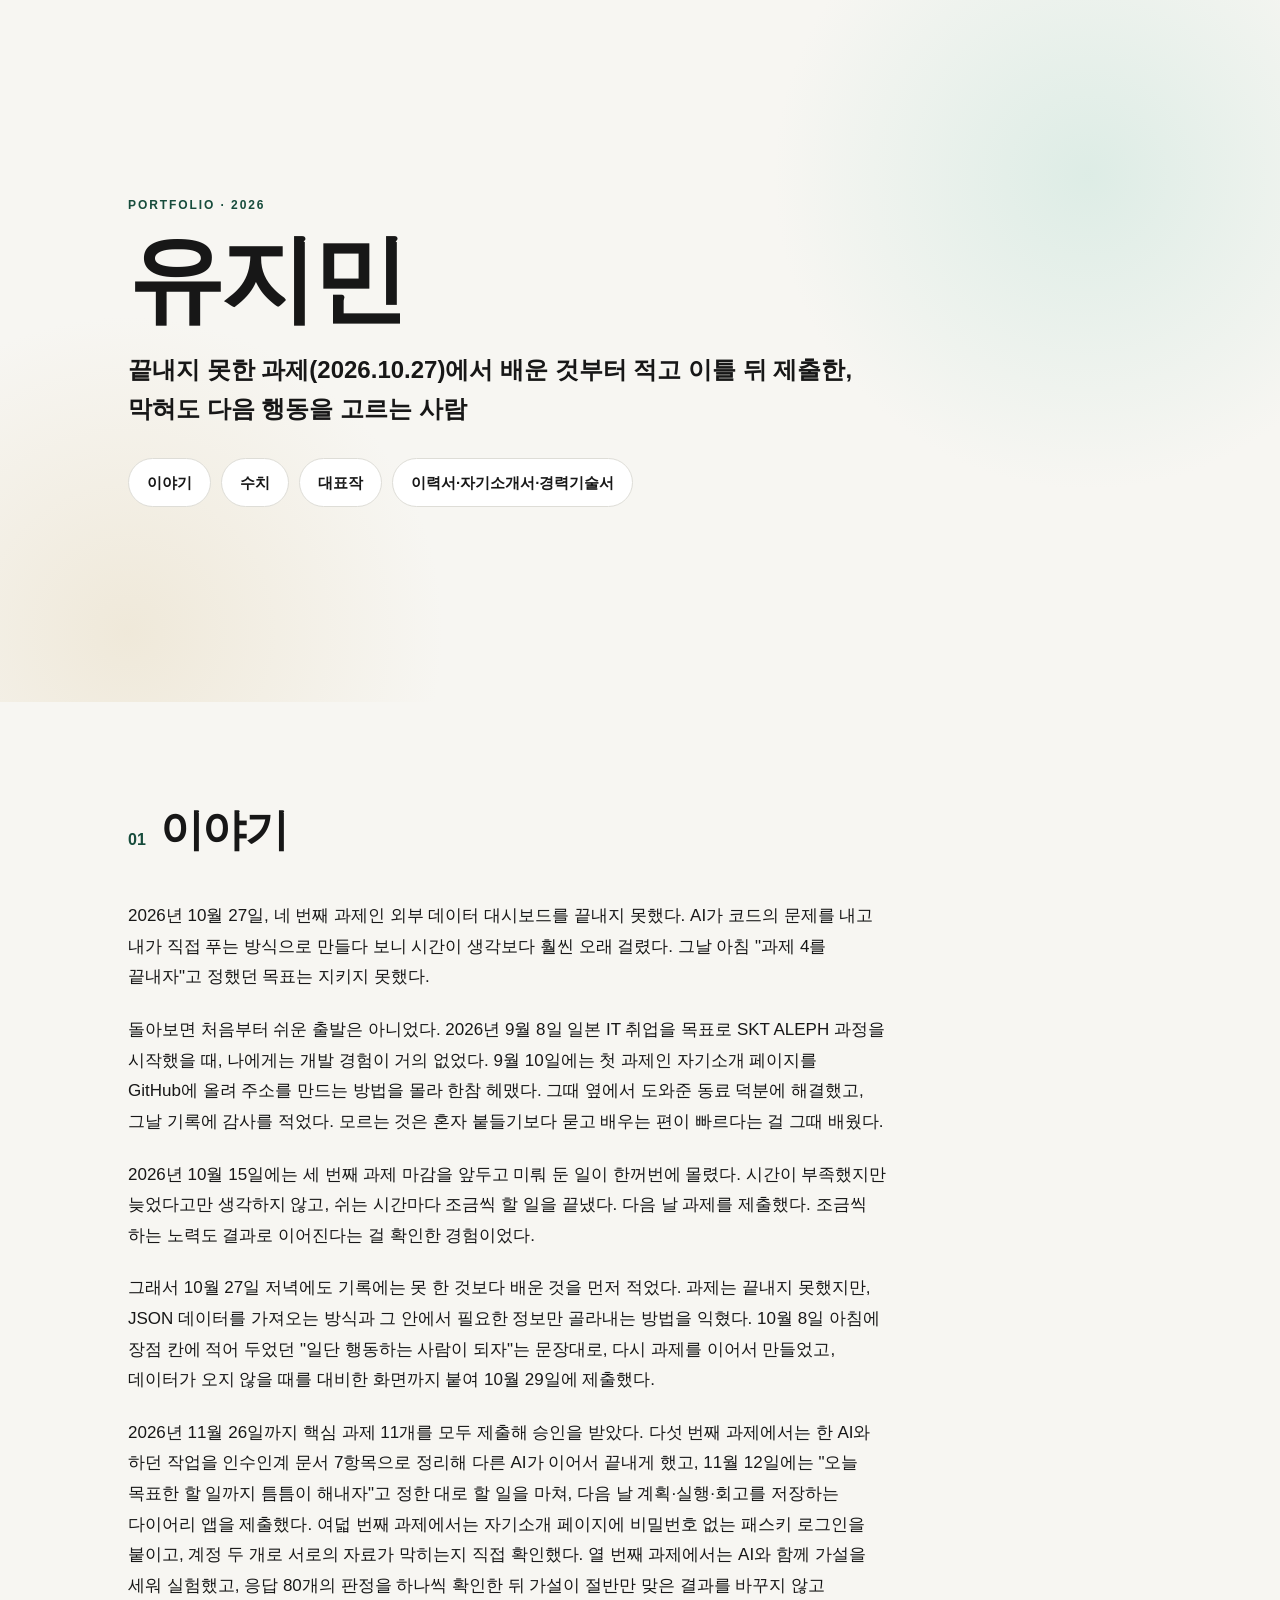
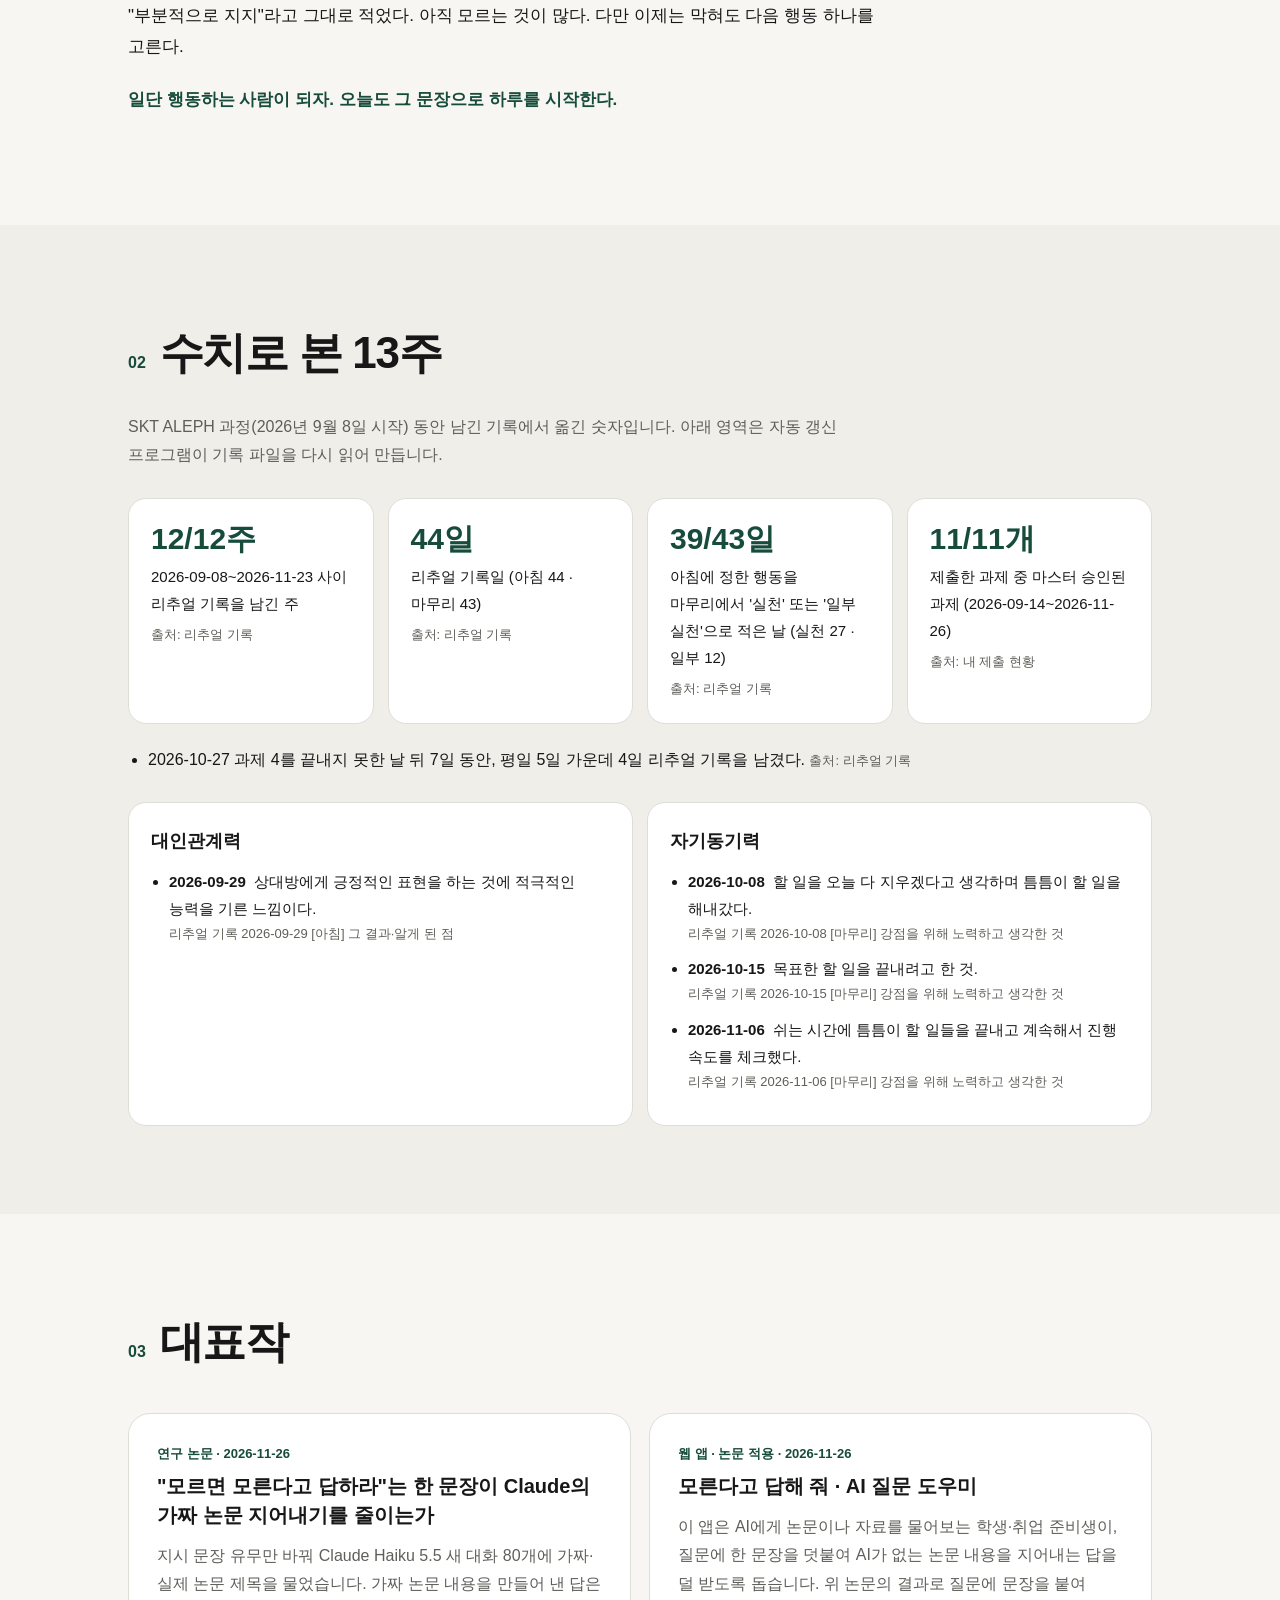
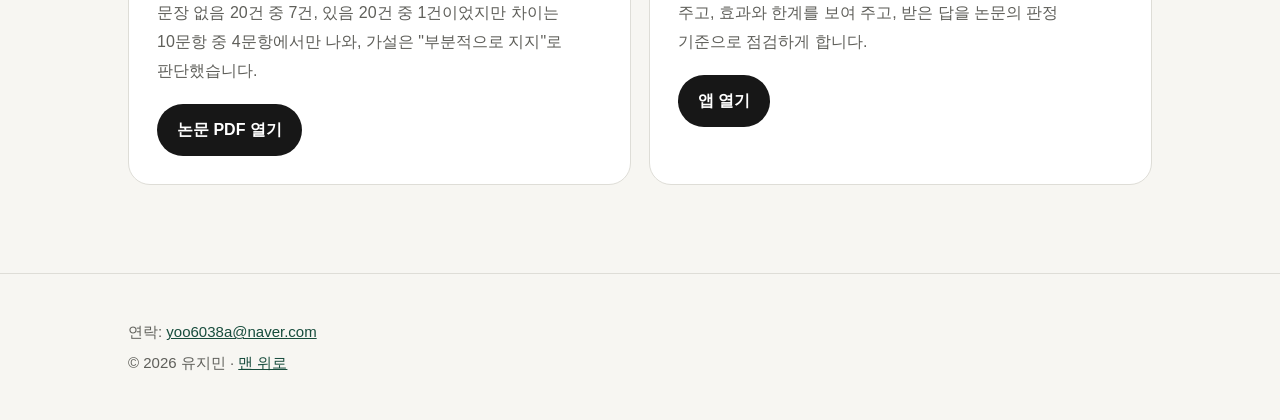
<file: index.html>
<!doctype html>
<html lang="ko">
<head>
<meta charset="utf-8">
<meta name="viewport" content="width=device-width, initial-scale=1">
<title>유지민 · 포트폴리오</title>
<meta name="description" content="일본 IT 취업을 준비하는 유지민의 포트폴리오. 자기소개 이야기, 13주 기록 수치, 대표작.">
<link rel="stylesheet" href="style.css">
</head>
<body>
<header class="hero" id="top">
  <p class="eyebrow">PORTFOLIO · 2026</p>
  <h1>유지민</h1>
  <p class="oneliner">끝내지 못한 과제(2026.10.27)에서 배운 것부터 적고 이틀 뒤 제출한, 막혀도 다음 행동을 고르는 사람</p>
  <nav class="jump" aria-label="바로 가기">
    <a href="#story">이야기</a>
    <a href="#numbers">수치</a>
    <a href="#works">대표작</a>
    <a href="documents/application.html">이력서·자기소개서·경력기술서</a>
  </nav>
</header>

<main>
<section class="section" id="story">
  <div class="section-head"><span>01</span><h2>이야기</h2></div>
  <article class="story">
    <p>2026년 10월 27일, 네 번째 과제인 외부 데이터 대시보드를 끝내지 못했다. AI가 코드의 문제를 내고 내가 직접 푸는 방식으로 만들다 보니 시간이 생각보다 훨씬 오래 걸렸다. 그날 아침 "과제 4를 끝내자"고 정했던 목표는 지키지 못했다.</p>
    <p>돌아보면 처음부터 쉬운 출발은 아니었다. 2026년 9월 8일 일본 IT 취업을 목표로 SKT ALEPH 과정을 시작했을 때, 나에게는 개발 경험이 거의 없었다. 9월 10일에는 첫 과제인 자기소개 페이지를 GitHub에 올려 주소를 만드는 방법을 몰라 한참 헤맸다. 그때 옆에서 도와준 동료 덕분에 해결했고, 그날 기록에 감사를 적었다. 모르는 것은 혼자 붙들기보다 묻고 배우는 편이 빠르다는 걸 그때 배웠다.</p>
    <p>2026년 10월 15일에는 세 번째 과제 마감을 앞두고 미뤄 둔 일이 한꺼번에 몰렸다. 시간이 부족했지만 늦었다고만 생각하지 않고, 쉬는 시간마다 조금씩 할 일을 끝냈다. 다음 날 과제를 제출했다. 조금씩 하는 노력도 결과로 이어진다는 걸 확인한 경험이었다.</p>
    <p>그래서 10월 27일 저녁에도 기록에는 못 한 것보다 배운 것을 먼저 적었다. 과제는 끝내지 못했지만, JSON 데이터를 가져오는 방식과 그 안에서 필요한 정보만 골라내는 방법을 익혔다. 10월 8일 아침에 장점 칸에 적어 두었던 "일단 행동하는 사람이 되자"는 문장대로, 다시 과제를 이어서 만들었고, 데이터가 오지 않을 때를 대비한 화면까지 붙여 10월 29일에 제출했다.</p>
    <p>2026년 11월 26일까지 핵심 과제 11개를 모두 제출해 승인을 받았다. 다섯 번째 과제에서는 한 AI와 하던 작업을 인수인계 문서 7항목으로 정리해 다른 AI가 이어서 끝내게 했고, 11월 12일에는 "오늘 목표한 할 일까지 틈틈이 해내자"고 정한 대로 할 일을 마쳐, 다음 날 계획·실행·회고를 저장하는 다이어리 앱을 제출했다. 여덟 번째 과제에서는 자기소개 페이지에 비밀번호 없는 패스키 로그인을 붙이고, 계정 두 개로 서로의 자료가 막히는지 직접 확인했다. 열 번째 과제에서는 AI와 함께 가설을 세워 실험했고, 응답 80개의 판정을 하나씩 확인한 뒤 가설이 절반만 맞은 결과를 바꾸지 않고 "부분적으로 지지"라고 그대로 적었다. 아직 모르는 것이 많다. 다만 이제는 막혀도 다음 행동 하나를 고른다.</p>
    <p class="closing">일단 행동하는 사람이 되자. 오늘도 그 문장으로 하루를 시작한다.</p>
  </article>
</section>

<section class="section soft" id="numbers">
  <div class="section-head"><span>02</span><h2>수치로 본 13주</h2></div>
  <p class="lead">SKT ALEPH 과정(2026년 9월 8일 시작) 동안 남긴 기록에서 옮긴 숫자입니다. 아래 영역은 자동 갱신 프로그램이 기록 파일을 다시 읽어 만듭니다.</p>
<!-- AUTO:START -->
<!-- 이 영역은 update.py가 만듭니다. 손으로 고치지 마세요. -->
<div class="metric-grid">
  <div class="metric"><strong>12/12주</strong><span>2026-09-08~2026-11-23 사이 리추얼 기록을 남긴 주</span><small>출처: 리추얼 기록</small></div>
  <div class="metric"><strong>44일</strong><span>리추얼 기록일 (아침 44 · 마무리 43)</span><small>출처: 리추얼 기록</small></div>
  <div class="metric"><strong>39/43일</strong><span>아침에 정한 행동을 마무리에서 &#x27;실천&#x27; 또는 &#x27;일부 실천&#x27;으로 적은 날 (실천 27 · 일부 12)</span><small>출처: 리추얼 기록</small></div>
  <div class="metric"><strong>11/11개</strong><span>제출한 과제 중 마스터 승인된 과제 (2026-09-14~2026-11-26)</span><small>출처: 내 제출 현황</small></div>
</div>
<ul class="linked">
  <li>2026-10-27 과제 4를 끝내지 못한 날 뒤 7일 동안, 평일 5일 가운데 4일 리추얼 기록을 남겼다. <small>출처: 리추얼 기록</small></li>
</ul>
<div class="ability-grid">
  <div class="ability"><h3>대인관계력</h3><ul>
    <li><time>2026-09-29</time> 상대방에게 긍정적인 표현을 하는 것에 적극적인 능력을 기른 느낌이다. <small>리추얼 기록 2026-09-29 [아침] 그 결과·알게 된 점</small></li>
  </ul></div>
  <div class="ability"><h3>자기동기력</h3><ul>
    <li><time>2026-10-08</time> 할 일을 오늘 다 지우겠다고 생각하며 틈틈이 할 일을 해내갔다. <small>리추얼 기록 2026-10-08 [마무리] 강점을 위해 노력하고 생각한 것</small></li>
    <li><time>2026-10-15</time> 목표한 할 일을 끝내려고 한 것. <small>리추얼 기록 2026-10-15 [마무리] 강점을 위해 노력하고 생각한 것</small></li>
    <li><time>2026-11-06</time> 쉬는 시간에 틈틈이 할 일들을 끝내고 계속해서 진행 속도를 체크했다. <small>리추얼 기록 2026-11-06 [마무리] 강점을 위해 노력하고 생각한 것</small></li>
  </ul></div>
</div>
<!-- AUTO:END -->
</section>

<section class="section" id="works">
  <div class="section-head"><span>03</span><h2>대표작</h2></div>
  <div class="work-grid">
    <article class="work">
      <p class="tag">연구 논문 · 2026-11-26</p>
      <h3>"모르면 모른다고 답하라"는 한 문장이 Claude의 가짜 논문 지어내기를 줄이는가</h3>
      <p>지시 문장 유무만 바꿔 Claude Haiku 5.5 새 대화 80개에 가짜·실제 논문 제목을 물었습니다. 가짜 논문 내용을 만들어 낸 답은 문장 없음 20건 중 7건, 있음 20건 중 1건이었지만 차이는 10문항 중 4문항에서만 나와, 가설은 "부분적으로 지지"로 판단했습니다.</p>
      <a class="button" href="works/paper.pdf">논문 PDF 열기</a>
    </article>
    <article class="work">
      <p class="tag">웹 앱 · 논문 적용 · 2026-11-26</p>
      <h3>모른다고 답해 줘 · AI 질문 도우미</h3>
      <p>이 앱은 AI에게 논문이나 자료를 물어보는 학생·취업 준비생이, 질문에 한 문장을 덧붙여 AI가 없는 논문 내용을 지어내는 답을 덜 받도록 돕습니다. 위 논문의 결과로 질문에 문장을 붙여 주고, 효과와 한계를 보여 주고, 받은 답을 논문의 판정 기준으로 점검하게 합니다.</p>
      <a class="button" href="https://few0579-a11y.github.io/ai-question-helper/">앱 열기</a>
    </article>
  </div>
</section>
</main>

<footer class="footer">
  <p>연락: <a href="mailto:yoo6038a@naver.com">yoo6038a@naver.com</a></p>
  <p>© 2026 유지민 · <a href="#top">맨 위로</a></p>
</footer>
</body>
</html>
</file>
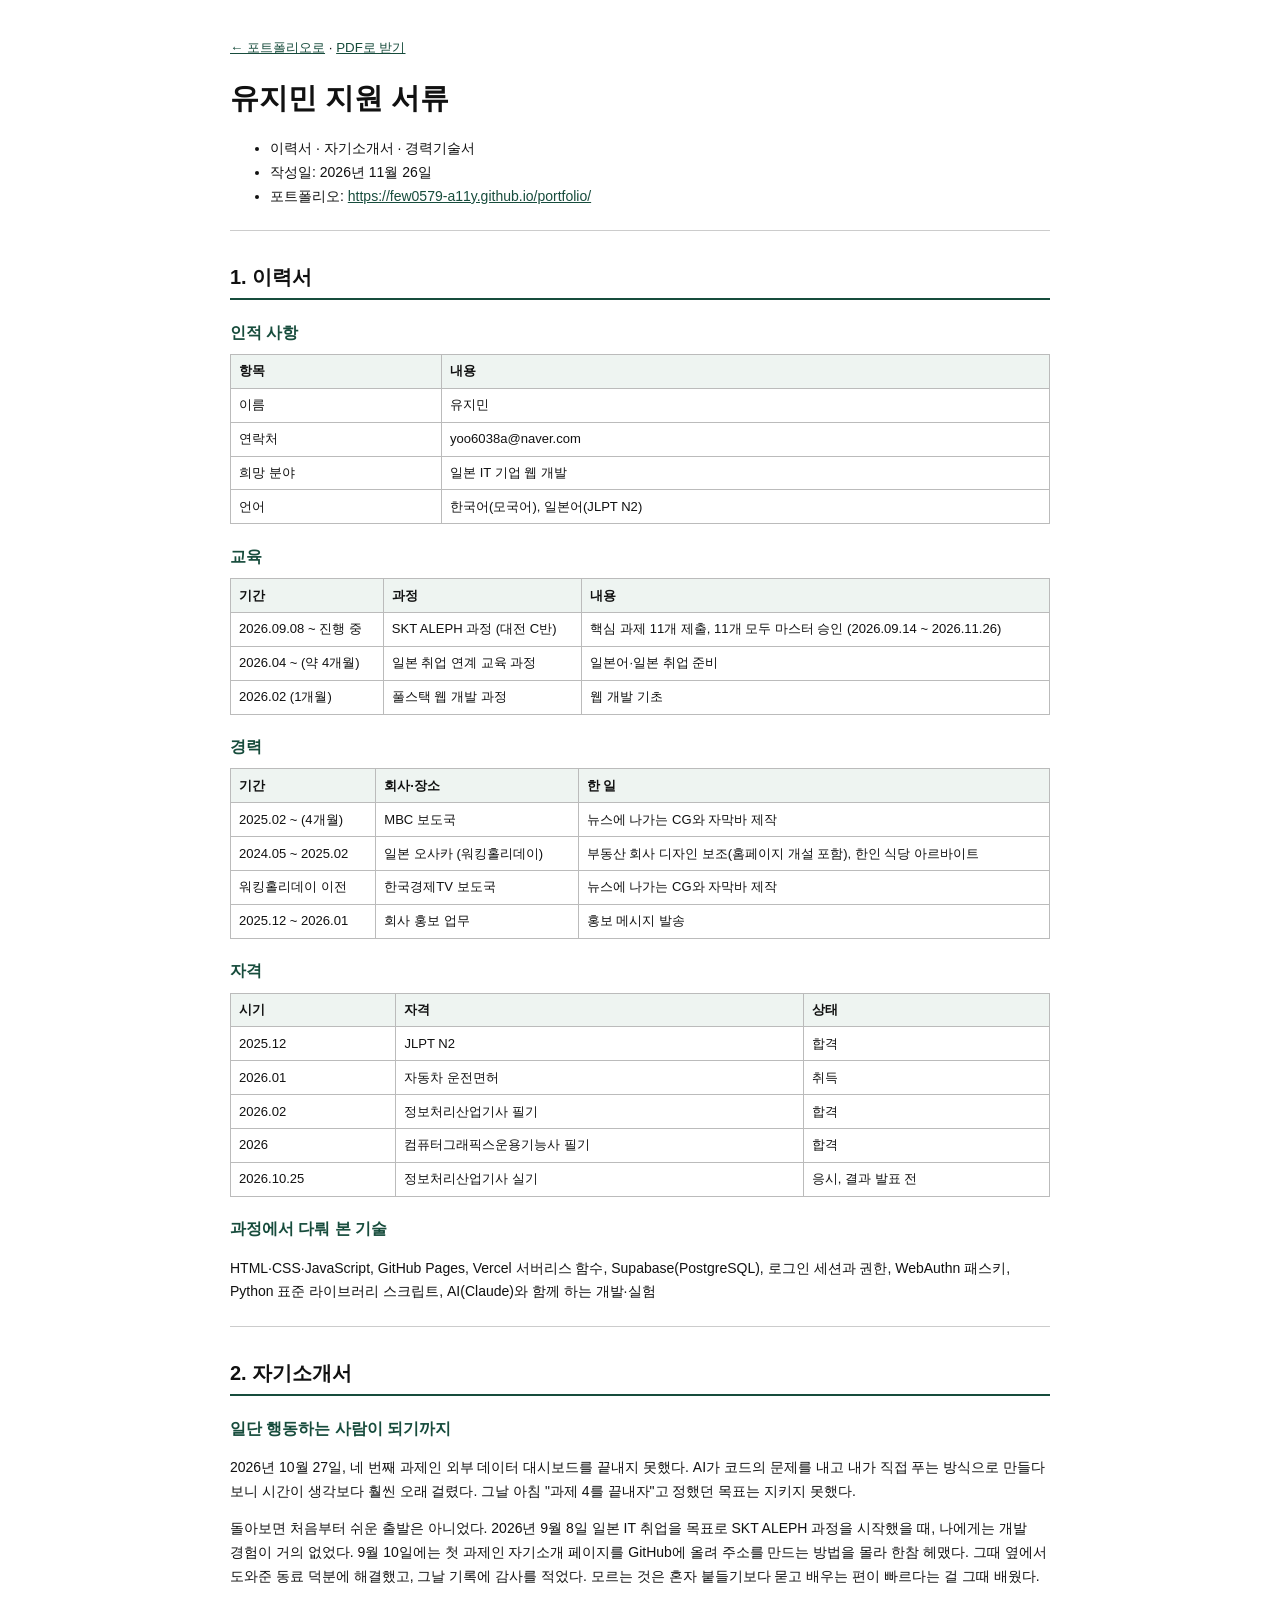
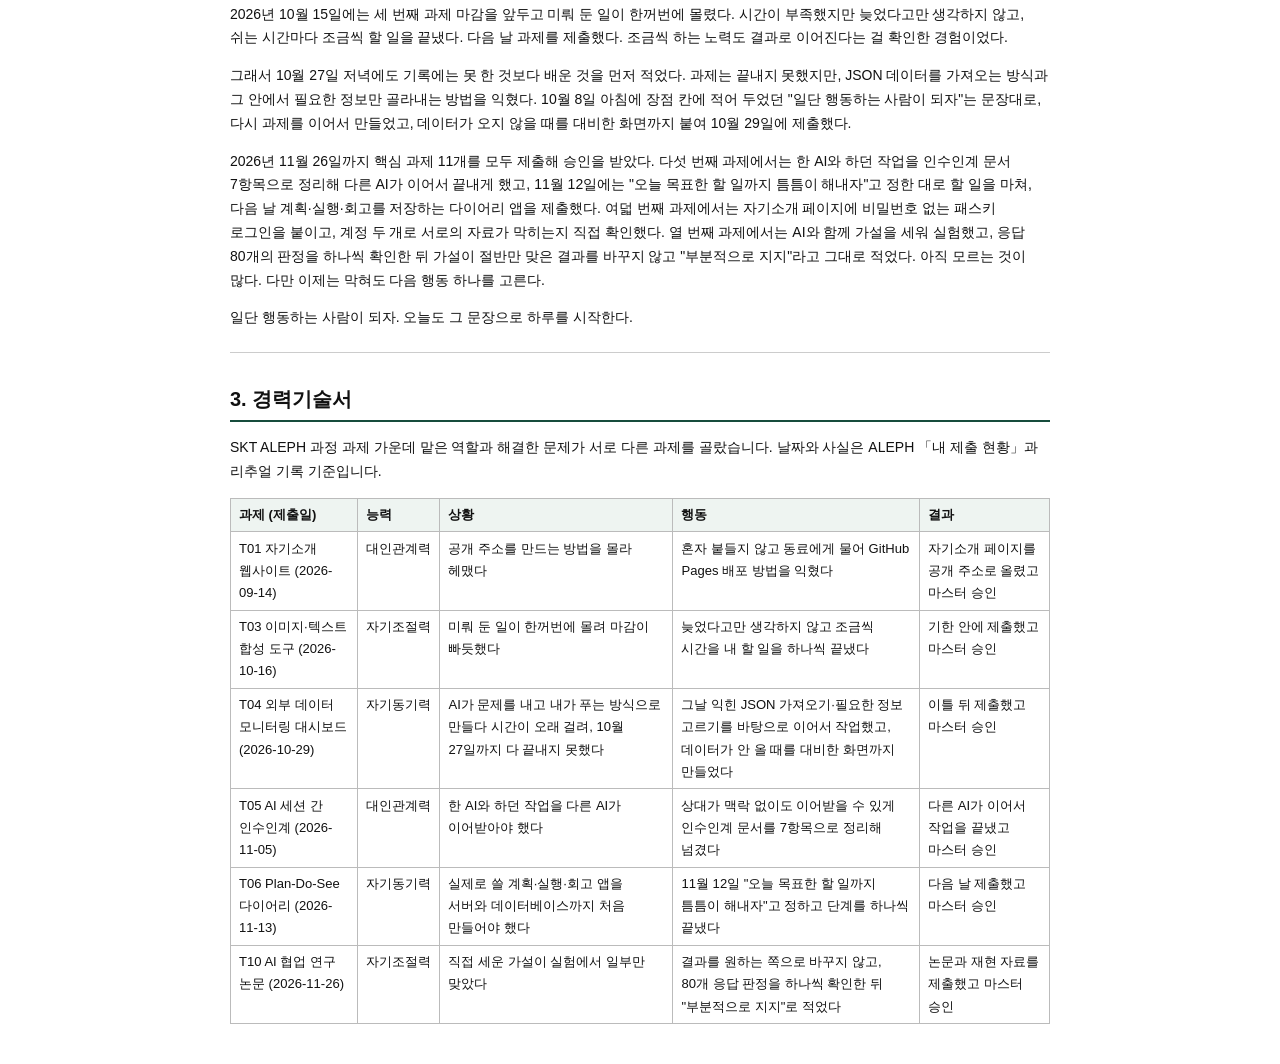
<file: documents/application.html>
<!doctype html><html lang='ko'><head><meta charset='utf-8'><meta name='viewport' content='width=device-width, initial-scale=1'><title>유지민 · 이력서·자기소개서·경력기술서</title><style>
@page { size: A4; margin: 16mm 15mm; }
body { font-family: 'Malgun Gothic', 'Apple SD Gothic Neo', sans-serif; font-size: 10.5pt; line-height: 1.7;
       color: #111; max-width: 820px; margin: 0 auto; padding: 24px 16px; word-break: keep-all; }
h1 { font-size: 22pt; margin: 0 0 8pt; } h2 { font-size: 15pt; margin: 22pt 0 8pt; border-bottom: 2px solid #174c3c; padding-bottom: 3pt; }
h3 { font-size: 12pt; margin: 14pt 0 5pt; color: #174c3c; }
table { border-collapse: collapse; width: 100%; margin: 6pt 0 12pt; font-size: 9.8pt; }
th, td { border: 1px solid #bbb; padding: 4pt 6pt; vertical-align: top; text-align: left; }
th { background: #eef4f1; } a { color: #174c3c; } hr { border: 0; border-top: 1px solid #ccc; margin: 16pt 0; }
tr, li { break-inside: avoid; } h2, h3 { break-after: avoid; }
.back { font-size: 10pt; } @media print { .back { display: none; } }
</style></head><body><p class='back'><a href='../index.html'>← 포트폴리오로</a> · <a href='application.pdf'>PDF로 받기</a></p><h1>유지민 지원 서류</h1>
<ul><li>이력서 · 자기소개서 · 경력기술서</li><li>작성일: 2026년 11월 26일</li><li>포트폴리오: <a href="https://few0579-a11y.github.io/portfolio/">https://few0579-a11y.github.io/portfolio/</a></li></ul>
<hr>
<h2>1. 이력서</h2>
<h3>인적 사항</h3>
<table><tr><th>항목</th><th>내용</th></tr><tr><td>이름</td><td>유지민</td></tr><tr><td>연락처</td><td>yoo6038a@naver.com</td></tr><tr><td>희망 분야</td><td>일본 IT 기업 웹 개발</td></tr><tr><td>언어</td><td>한국어(모국어), 일본어(JLPT N2)</td></tr></table>
<h3>교육</h3>
<table><tr><th>기간</th><th>과정</th><th>내용</th></tr><tr><td>2026.09.08 ~ 진행 중</td><td>SKT ALEPH 과정 (대전 C반)</td><td>핵심 과제 11개 제출, 11개 모두 마스터 승인 (2026.09.14 ~ 2026.11.26)</td></tr><tr><td>2026.04 ~ (약 4개월)</td><td>일본 취업 연계 교육 과정</td><td>일본어·일본 취업 준비</td></tr><tr><td>2026.02 (1개월)</td><td>풀스택 웹 개발 과정</td><td>웹 개발 기초</td></tr></table>
<h3>경력</h3>
<table><tr><th>기간</th><th>회사·장소</th><th>한 일</th></tr><tr><td>2025.02 ~ (4개월)</td><td>MBC 보도국</td><td>뉴스에 나가는 CG와 자막바 제작</td></tr><tr><td>2024.05 ~ 2025.02</td><td>일본 오사카 (워킹홀리데이)</td><td>부동산 회사 디자인 보조(홈페이지 개설 포함), 한인 식당 아르바이트</td></tr><tr><td>워킹홀리데이 이전</td><td>한국경제TV 보도국</td><td>뉴스에 나가는 CG와 자막바 제작</td></tr><tr><td>2025.12 ~ 2026.01</td><td>회사 홍보 업무</td><td>홍보 메시지 발송</td></tr></table>
<h3>자격</h3>
<table><tr><th>시기</th><th>자격</th><th>상태</th></tr><tr><td>2025.12</td><td>JLPT N2</td><td>합격</td></tr><tr><td>2026.01</td><td>자동차 운전면허</td><td>취득</td></tr><tr><td>2026.02</td><td>정보처리산업기사 필기</td><td>합격</td></tr><tr><td>2026</td><td>컴퓨터그래픽스운용기능사 필기</td><td>합격</td></tr><tr><td>2026.10.25</td><td>정보처리산업기사 실기</td><td>응시, 결과 발표 전</td></tr></table>
<h3>과정에서 다뤄 본 기술</h3>
<p>HTML·CSS·JavaScript, GitHub Pages, Vercel 서버리스 함수, Supabase(PostgreSQL), 로그인 세션과 권한, WebAuthn 패스키, Python 표준 라이브러리 스크립트, AI(Claude)와 함께 하는 개발·실험</p>
<hr>
<h2>2. 자기소개서</h2>
<h3>일단 행동하는 사람이 되기까지</h3>
<p>2026년 10월 27일, 네 번째 과제인 외부 데이터 대시보드를 끝내지 못했다. AI가 코드의 문제를 내고 내가 직접 푸는 방식으로 만들다 보니 시간이 생각보다 훨씬 오래 걸렸다. 그날 아침 "과제 4를 끝내자"고 정했던 목표는 지키지 못했다.</p>
<p>돌아보면 처음부터 쉬운 출발은 아니었다. 2026년 9월 8일 일본 IT 취업을 목표로 SKT ALEPH 과정을 시작했을 때, 나에게는 개발 경험이 거의 없었다. 9월 10일에는 첫 과제인 자기소개 페이지를 GitHub에 올려 주소를 만드는 방법을 몰라 한참 헤맸다. 그때 옆에서 도와준 동료 덕분에 해결했고, 그날 기록에 감사를 적었다. 모르는 것은 혼자 붙들기보다 묻고 배우는 편이 빠르다는 걸 그때 배웠다.</p>
<p>2026년 10월 15일에는 세 번째 과제 마감을 앞두고 미뤄 둔 일이 한꺼번에 몰렸다. 시간이 부족했지만 늦었다고만 생각하지 않고, 쉬는 시간마다 조금씩 할 일을 끝냈다. 다음 날 과제를 제출했다. 조금씩 하는 노력도 결과로 이어진다는 걸 확인한 경험이었다.</p>
<p>그래서 10월 27일 저녁에도 기록에는 못 한 것보다 배운 것을 먼저 적었다. 과제는 끝내지 못했지만, JSON 데이터를 가져오는 방식과 그 안에서 필요한 정보만 골라내는 방법을 익혔다. 10월 8일 아침에 장점 칸에 적어 두었던 "일단 행동하는 사람이 되자"는 문장대로, 다시 과제를 이어서 만들었고, 데이터가 오지 않을 때를 대비한 화면까지 붙여 10월 29일에 제출했다.</p>
<p>2026년 11월 26일까지 핵심 과제 11개를 모두 제출해 승인을 받았다. 다섯 번째 과제에서는 한 AI와 하던 작업을 인수인계 문서 7항목으로 정리해 다른 AI가 이어서 끝내게 했고, 11월 12일에는 "오늘 목표한 할 일까지 틈틈이 해내자"고 정한 대로 할 일을 마쳐, 다음 날 계획·실행·회고를 저장하는 다이어리 앱을 제출했다. 여덟 번째 과제에서는 자기소개 페이지에 비밀번호 없는 패스키 로그인을 붙이고, 계정 두 개로 서로의 자료가 막히는지 직접 확인했다. 열 번째 과제에서는 AI와 함께 가설을 세워 실험했고, 응답 80개의 판정을 하나씩 확인한 뒤 가설이 절반만 맞은 결과를 바꾸지 않고 "부분적으로 지지"라고 그대로 적었다. 아직 모르는 것이 많다. 다만 이제는 막혀도 다음 행동 하나를 고른다.</p>
<p>일단 행동하는 사람이 되자. 오늘도 그 문장으로 하루를 시작한다.</p>
<hr>
<h2>3. 경력기술서</h2>
<p>SKT ALEPH 과정 과제 가운데 맡은 역할과 해결한 문제가 서로 다른 과제를 골랐습니다. 날짜와 사실은 ALEPH 「내 제출 현황」과 리추얼 기록 기준입니다.</p>
<table><tr><th>과제 (제출일)</th><th>능력</th><th>상황</th><th>행동</th><th>결과</th></tr><tr><td>T01 자기소개 웹사이트 (2026-09-14)</td><td>대인관계력</td><td>공개 주소를 만드는 방법을 몰라 헤맸다</td><td>혼자 붙들지 않고 동료에게 물어 GitHub Pages 배포 방법을 익혔다</td><td>자기소개 페이지를 공개 주소로 올렸고 마스터 승인</td></tr><tr><td>T03 이미지·텍스트 합성 도구 (2026-10-16)</td><td>자기조절력</td><td>미뤄 둔 일이 한꺼번에 몰려 마감이 빠듯했다</td><td>늦었다고만 생각하지 않고 조금씩 시간을 내 할 일을 하나씩 끝냈다</td><td>기한 안에 제출했고 마스터 승인</td></tr><tr><td>T04 외부 데이터 모니터링 대시보드 (2026-10-29)</td><td>자기동기력</td><td>AI가 문제를 내고 내가 푸는 방식으로 만들다 시간이 오래 걸려, 10월 27일까지 다 끝내지 못했다</td><td>그날 익힌 JSON 가져오기·필요한 정보 고르기를 바탕으로 이어서 작업했고, 데이터가 안 올 때를 대비한 화면까지 만들었다</td><td>이틀 뒤 제출했고 마스터 승인</td></tr><tr><td>T05 AI 세션 간 인수인계 (2026-11-05)</td><td>대인관계력</td><td>한 AI와 하던 작업을 다른 AI가 이어받아야 했다</td><td>상대가 맥락 없이도 이어받을 수 있게 인수인계 문서를 7항목으로 정리해 넘겼다</td><td>다른 AI가 이어서 작업을 끝냈고 마스터 승인</td></tr><tr><td>T06 Plan-Do-See 다이어리 (2026-11-13)</td><td>자기동기력</td><td>실제로 쓸 계획·실행·회고 앱을 서버와 데이터베이스까지 처음 만들어야 했다</td><td>11월 12일 "오늘 목표한 할 일까지 틈틈이 해내자"고 정하고 단계를 하나씩 끝냈다</td><td>다음 날 제출했고 마스터 승인</td></tr><tr><td>T10 AI 협업 연구 논문 (2026-11-26)</td><td>자기조절력</td><td>직접 세운 가설이 실험에서 일부만 맞았다</td><td>결과를 원하는 쪽으로 바꾸지 않고, 80개 응답 판정을 하나씩 확인한 뒤 "부분적으로 지지"로 적었다</td><td>논문과 재현 자료를 제출했고 마스터 승인</td></tr></table></body></html>
</file>
<file: style.css>
:root {
  --bg: #f7f6f2;
  --paper: #ffffff;
  --soft: #efeee9;
  --text: #171717;
  --muted: #5f5f5a;
  --line: #deddd7;
  --accent: #174c3c;
  --accent-light: #dcece5;
}
* { box-sizing: border-box; }
html { scroll-behavior: smooth; }
body {
  margin: 0;
  background: var(--bg);
  color: var(--text);
  font-family: "Pretendard", "Noto Sans KR", "Malgun Gothic", "Apple SD Gothic Neo", sans-serif;
  line-height: 1.8;
  word-break: keep-all;
}
a { color: var(--accent); }

.hero {
  min-height: 78vh;
  display: flex;
  flex-direction: column;
  justify-content: center;
  padding: 64px max(16px, 10vw);
  background:
    radial-gradient(circle at 85% 25%, rgba(220, 236, 229, .95), transparent 26%),
    radial-gradient(circle at 10% 90%, rgba(236, 227, 207, .7), transparent 24%);
}
.eyebrow { margin: 0 0 12px; font-size: 12px; font-weight: 700; letter-spacing: .16em; color: var(--accent); }
h1 { margin: 0; font-size: clamp(48px, 9vw, 96px); line-height: 1.05; letter-spacing: -.04em; }
.oneliner { max-width: 760px; margin: 22px 0 30px; font-size: clamp(18px, 2.4vw, 24px); font-weight: 600; line-height: 1.6; }
.jump { display: flex; flex-wrap: wrap; gap: 10px; }
.jump a {
  padding: 10px 18px; border-radius: 999px; border: 1px solid var(--line);
  background: var(--paper); color: var(--text); font-size: 15px; font-weight: 600; text-decoration: none;
}
.jump a:hover, .jump a:focus-visible { border-color: var(--accent); color: var(--accent); }

.section { padding: 88px max(16px, 10vw); }
.soft { background: var(--soft); }
.section-head { display: flex; align-items: baseline; gap: 14px; margin-bottom: 32px; }
.section-head span { font-weight: 700; color: var(--accent); }
.section-head h2 { margin: 0; font-size: clamp(28px, 4.5vw, 44px); letter-spacing: -.03em; }
.lead { max-width: 760px; margin: -12px 0 28px; color: var(--muted); }

.story { max-width: 760px; font-size: 17px; }
.story p { margin: 0 0 1.3em; }
.story .closing { font-weight: 700; color: var(--accent); }

.metric-grid { display: grid; grid-template-columns: repeat(auto-fit, minmax(200px, 1fr)); gap: 14px; }
.metric {
  display: flex; flex-direction: column; gap: 6px; padding: 22px;
  background: var(--paper); border: 1px solid var(--line); border-radius: 18px;
}
.metric strong { font-size: 30px; line-height: 1.2; color: var(--accent); }
.metric span { font-size: 15px; }
.metric small, .linked small, .ability small { color: var(--muted); font-size: 13px; }
.linked { margin: 22px 0 0; padding-left: 20px; }
.linked li { margin-bottom: 6px; }
.ability-grid { display: grid; grid-template-columns: repeat(auto-fit, minmax(240px, 1fr)); gap: 14px; margin-top: 28px; }
.ability { padding: 22px; background: var(--paper); border: 1px solid var(--line); border-radius: 18px; }
.ability h3 { margin: 0 0 10px; font-size: 18px; }
.ability ul { margin: 0; padding-left: 18px; }
.ability li { margin-bottom: 10px; font-size: 15px; }
.ability time { font-weight: 700; margin-right: 4px; }
.ability small { display: block; }

.work-grid { display: grid; grid-template-columns: repeat(auto-fit, minmax(280px, 1fr)); gap: 18px; }
.work { padding: 28px; background: var(--paper); border: 1px solid var(--line); border-radius: 22px; }
.work h3 { margin: 6px 0 12px; font-size: 20px; line-height: 1.45; }
.work p { margin: 0 0 18px; color: var(--muted); }
.work .tag { margin: 0; font-size: 13px; font-weight: 700; color: var(--accent); }
.work.placeholder { background: transparent; border-style: dashed; }
.button {
  display: inline-block; padding: 12px 20px; border-radius: 999px;
  background: var(--text); color: #fff; font-weight: 700; text-decoration: none;
}
.button:hover, .button:focus-visible { background: var(--accent); }

.footer { padding: 40px max(16px, 10vw); border-top: 1px solid var(--line); color: var(--muted); font-size: 15px; }
.footer p { margin: 4px 0; }

@media (max-width: 600px) {
  .hero { min-height: auto; padding-top: 56px; padding-bottom: 56px; }
  .section { padding-top: 64px; padding-bottom: 64px; }
  .story { font-size: 16px; }
}
</file>
